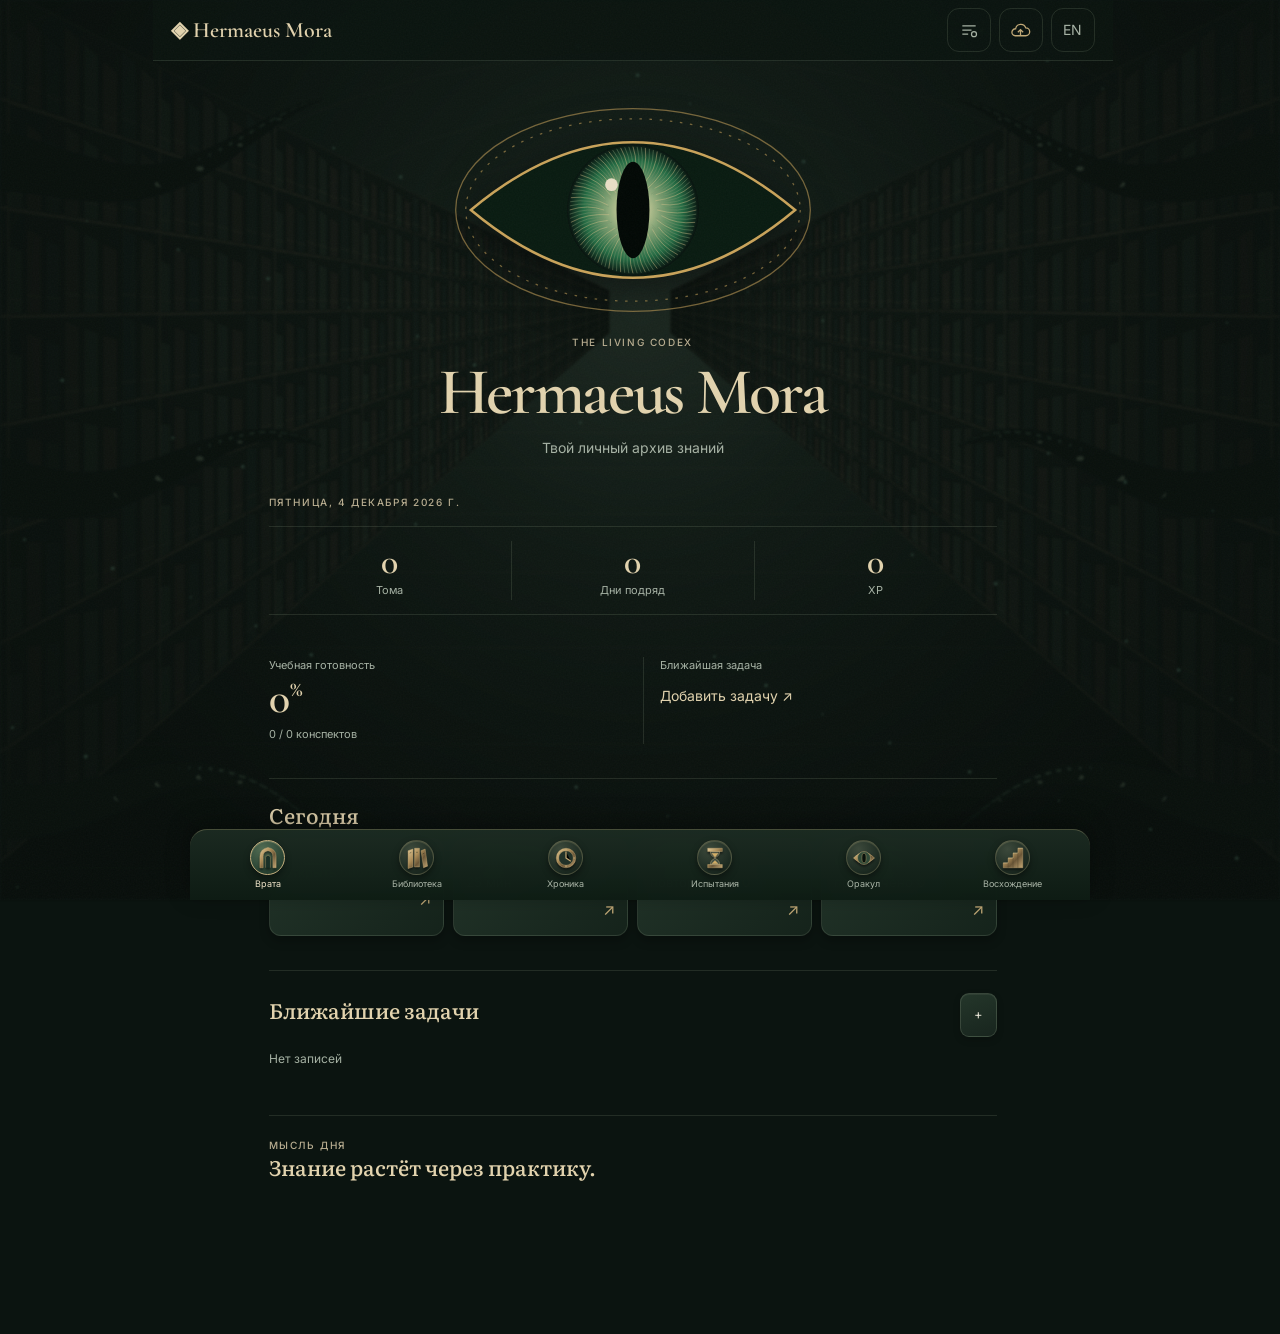
<file: index.html>
<!doctype html><html lang="ru"><head><meta charset="utf-8"><meta name="viewport" content="width=device-width,initial-scale=1,viewport-fit=cover"><meta name="theme-color" content="#14201B"><title>Hermaeus Mora — The Living Codex</title><link rel="stylesheet" href="style.css?v=27"><link href="https://fonts.googleapis.com/css2?family=Literata:wght@400;500;600&family=Cormorant+Garamond:wght@500;600;700&family=Inter:wght@400;500;600&display=swap" rel="stylesheet"><script defer src="https://cdn.jsdelivr.net/npm/gsap@3.12.5/dist/gsap.min.js"></script></head><body><canvas id="abyss" aria-hidden="true"></canvas><div id="journey" aria-hidden="true"><div id="shaft"></div><div id="floor"></div></div><header><button id="brand">◈ Hermaeus Mora</button><button id="lang">EN</button></header><main id="page"></main><nav id="nav"></nav><dialog id="modal"><form id="form"><h2 id="modalTitle"></h2><div id="fields"></div><footer><button type="button" id="cancel"></button><button class="primary" type="submit" id="save"></button></footer></form></dialog><script type="module" src="app.js?v=27"></script></body></html>
</file>
<file: style.css>
:root{color-scheme:dark;--bg:#0b1410;--surface:#17251d;--raised:#203128;--ink:#e6e3d5;--muted:#a6b2a4;--gold:#c2a977;--line:#9caa902b;--light:#e2d3ae;--green:#263e30;--dark:#0c1811;--paper:#e5d5b4;--serif:'Cormorant Garamond',Georgia,serif;--reading:Literata,Georgia,serif;--ui:Inter,system-ui,sans-serif}
*{box-sizing:border-box}html{min-height:100%;scrollbar-gutter:stable}body{margin:0;min-height:100dvh;background:var(--bg);color:var(--ink);font:14px/1.55 var(--ui);overflow-x:hidden}body:before{content:"";position:fixed;inset:0;pointer-events:none;z-index:8;opacity:.035;background-image:url("data:image/svg+xml,%3Csvg xmlns='http://www.w3.org/2000/svg' width='160' height='160'%3E%3Cfilter id='n'%3E%3CfeTurbulence type='fractalNoise' baseFrequency='.68' numOctaves='3' stitchTiles='stitch'/%3E%3C/filter%3E%3Crect width='100%25' height='100%25' filter='url(%23n)'/%3E%3C/svg%3E")}#abyss{position:fixed;inset:0;width:100%;height:100%;z-index:-1;pointer-events:none;opacity:.26;filter:saturate(.6) blur(.8px)}#journey{display:none}button,input,textarea,select{font:inherit;color:inherit}button{border:0;background:none;min-height:44px;cursor:pointer;touch-action:manipulation;transition:transform .18s,background .2s,border-color .2s}button:active{transform:scale(.97)}button:focus-visible,input:focus-visible,textarea:focus-visible{outline:2px solid #c5b486;outline-offset:3px}button[hidden],[hidden]{display:none!important}
header{display:flex;align-items:center;gap:8px;max-width:960px;margin:auto;padding:calc(8px + env(safe-area-inset-top)) 18px 8px;border-bottom:1px solid var(--line);background:#0b1410d9}#brand{margin-right:auto;font:600 22px var(--serif);color:var(--light);text-align:left;white-space:nowrap;padding:0}#lang,#command-key{width:44px;min-width:44px;padding:0;border:1px solid var(--line);border-radius:12px;color:var(--muted)}#command-key svg{display:block;width:20px;height:20px;margin:auto}main{position:relative;max-width:800px;margin:auto;padding:24px clamp(18px,5vw,36px) calc(110px + env(safe-area-inset-bottom))}h1,h2,h3{margin:0;font-weight:500;line-height:1.18}h1{font:600 clamp(40px,10vw,66px)/1.03 var(--serif);letter-spacing:-.035em;color:var(--light)}h2{font:500 21px/1.3 var(--reading);color:var(--light)}h3{font:500 17px/1.35 var(--reading);overflow-wrap:anywhere}p{line-height:1.65;margin:12px 0}.eyebrow{display:block;font:500 10px/1.5 var(--ui);text-transform:uppercase;letter-spacing:.16em;color:#b9ae91}.muted{font-size:12px;color:var(--muted)}.hero{position:relative;text-align:center;padding:0 0 16px}.hero h1{margin:9px 0}.hero p{color:var(--muted);margin:8px 0}.art{position:relative;height:150px;touch-action:pan-y;min-width:0}.art canvas,.art>.fallback,.eye-art{position:absolute;inset:0;width:100%;height:100%}.art.ready .fallback{visibility:hidden}.hero .art{height:clamp(160px,48vw,220px);max-width:380px;margin:auto;filter:drop-shadow(0 8px 18px #0006)}.chapter{display:grid;grid-template-columns:minmax(0,1fr) 110px;gap:10px;align-items:center;min-height:118px}.chapter .art{height:110px;filter:drop-shadow(0 6px 10px #0005)}.chapter h1{font-size:clamp(35px,9vw,56px);overflow-wrap:anywhere}.chapter:has(>.art) .eyebrow{margin-bottom:8px}.chapter:not(:has(>.art)){grid-template-columns:1fr;min-height:auto;padding:10px 0}.divider{display:flex;align-items:center;gap:12px;color:#a99568;margin:14px 0 22px;font-size:12px}.divider:before,.divider:after{content:"";height:1px;background:var(--line);flex:1}
.panel,.studio-section{border-top:1px solid var(--line);padding:22px 0;margin:12px 0}.panel h2,.studio-section h2{margin-bottom:10px}.panel.row h2{margin:0}.row{display:flex;align-items:center;justify-content:space-between;gap:10px;min-width:0}.row h2,.row h3{flex:1;min-width:0}.stack{display:grid;gap:12px}.outline,.primary{min-height:44px;padding:10px 13px;border-radius:9px;border:1px solid #b5c4a831;background:linear-gradient(160deg,#24362a,#18251e);color:var(--ink);box-shadow:inset 0 1px #d1d6bf12,0 3px 7px #0003;font-size:13px;line-height:1.35}.primary,#save{background:linear-gradient(155deg,#ced8bf,#a7b89e);color:#15251b;font-weight:600;border-color:#c3d0b7;box-shadow:inset 0 1px #f4f7e677,0 5px 12px #0003}.stats{display:grid;grid-template-columns:repeat(3,minmax(0,1fr));margin:16px 0 24px;border-block:1px solid var(--line);padding:14px 0;text-align:center}.stats>div{font-size:11px;color:var(--muted)}.stats>div+div{border-left:1px solid var(--line)}.stats strong{display:block;color:var(--light);font:600 36px/1.15 var(--serif)}
.daily-brief{display:grid;grid-template-columns:minmax(0,.8fr) minmax(0,1.2fr);gap:20px;padding:18px 0 22px}.daily-brief small{font-size:11px;color:var(--muted);display:block}.brief-left strong{font:600 44px/1.1 var(--serif);color:var(--light);display:block}.brief-left sup{font-size:22px}.brief-left span,.brief-right span{font-size:11px;color:var(--muted)}.brief-right{border-left:1px solid var(--line);padding-left:16px}.brief-right button{display:block;text-align:left;padding:7px 0;width:100%;overflow-wrap:anywhere;color:var(--light)}.brief-right strong{display:block;font-size:14px;line-height:1.4}.action-list{display:grid;grid-template-columns:1fr 1fr;gap:9px}.action-tile{text-align:left;min-height:80px;padding:13px 12px;background:linear-gradient(140deg,#23352a,#15231b);border:1px solid #a4b49a28;border-radius:12px;box-shadow:inset 0 1px #e0e5c91a,0 5px 10px #0004;overflow-wrap:anywhere;color:#e0e5d7;font-size:13px}.action-tile:after{content:"↗";display:block;text-align:right;color:var(--gold);font-size:16px;margin-top:5px}
.entry{display:flex;align-items:center;gap:6px;min-height:56px;padding:7px 0;border-bottom:1px solid var(--line)}.entry>span{flex:1;min-width:0;overflow-wrap:anywhere}.entry>span small{display:block}.entry>.outline{flex:none;min-width:44px;padding:8px;background:transparent;box-shadow:none;border:0;color:var(--muted)}.entry>span button{background:none;box-shadow:none;border:0;text-align:left;padding:5px 0;color:var(--ink)}.entry.done>span{color:var(--muted);text-decoration:line-through}
.books{display:grid;grid-template-columns:repeat(2,minmax(0,1fr));gap:27px 23px;perspective:1000px;padding:9px 3px 14px}.book{min-width:0}.bookface{position:relative;width:calc(100% - 11px);aspect-ratio:.72;display:grid;place-items:center;align-content:center;gap:12px;padding:12px 15px;color:var(--light);background:linear-gradient(90deg,#09150e,#314b37 7%,#1a2d20 15%,#2b4230 88%,#17251a);border:1px solid #9c936a77;border-radius:4px 7px 7px 4px;box-shadow:inset 7px 0 8px #0007,inset -1px 0 #c5b58744,6px 5px #a59879,10px 7px #28382b,13px 14px 22px #0009;transform:perspective(700px) rotateY(-12deg);transform-origin:left center;isolation:isolate;transition:transform .22s,box-shadow .22s}.bookface:before{content:"";position:absolute;inset:7px;border:1px solid #b79f6d88;box-shadow:inset 0 0 0 3px #0003;pointer-events:none}.bookface:after{content:"";position:absolute;left:100%;top:4px;bottom:4px;width:10px;background:repeating-linear-gradient(90deg,#ac9e7e 0 1px,#e1d1ad 1px 3px);transform:skewY(17deg);transform-origin:left top;border-right:2px solid #24372a;z-index:-1}.bookface svg{width:58%;max-height:85px;color:#bdab7d;filter:drop-shadow(0 2px 1px #0008)}.bookface small{font-size:9px;letter-spacing:.12em}.bookface strong{font:600 clamp(18px,5.4vw,25px)/1.1 var(--serif);overflow-wrap:anywhere}.bookface:active{transform:perspective(700px) rotateY(-24deg) translateY(-3px)}.book:nth-child(4n+2) .bookface{background:linear-gradient(90deg,#190f0d,#563b2e 9%,#36241d 17%,#4a3328 90%)}.book:nth-child(4n+3) .bookface{background:linear-gradient(90deg,#0c1417,#34505a 9%,#21333a 17%,#30434a 90%)}.book:nth-child(4n+4) .bookface{background:linear-gradient(90deg,#19160d,#53472d 9%,#382e1e 17%,#4a402a 90%)}.book .row{margin-top:9px}.book .row button{padding:4px 8px;min-width:44px;background:none;border:0;box-shadow:none;color:var(--muted)}.book .muted{margin:2px 0 10px}.addbook{min-height:165px;border:1px dashed #b5a17655;border-radius:8px;display:grid;place-content:center;gap:8px;color:#c0bcaa;background:#17251c66}.addbook h2{font-size:36px}.track{height:4px;border-radius:6px;background:#344237;overflow:hidden}.track i{display:block;height:100%;background:linear-gradient(90deg,#779179,#c3ad79);border-radius:6px}.library-toolbar{margin-bottom:18px}.filter-strip{display:flex;gap:6px;overflow-x:auto;scrollbar-width:none;padding:5px 0 9px}.filter-strip button{flex:none;padding:0 12px;font-size:12px;border-radius:8px;color:var(--muted);border:1px solid transparent}.filter-strip [aria-pressed=true]{background:#283c2d;color:#e1dcc5;border-color:#c1b18c55}.reader{margin:18px 5px 25px 0;padding:clamp(17px,5vw,32px);background:linear-gradient(90deg,#bca986,#e5d7b8 5%,#e1d4b6 96%,#c6b18b);color:#302c23;border-radius:3px 9px 9px 3px;box-shadow:4px 4px #aa9774,7px 7px #74664c,0 15px 30px #0008}.reader h2{color:#3b3023;font-size:26px}.reader .note{font:400 16px/1.85 var(--reading);white-space:pre-wrap;overflow-wrap:anywhere;margin:22px 0}.reader .outline{color:#433a29;border-color:#7b674d55;background:#d4c3a2;box-shadow:none;margin:3px}.reading-meta{font:500 11px var(--ui);color:#6a5c43}.reader-toolbar,.volume-actions,.backup-actions{display:flex;gap:7px;flex-wrap:wrap;margin:10px 0}.pinned-note{border-left:2px solid var(--gold);padding-left:8px}
.calendar{display:grid;grid-template-columns:repeat(7,minmax(0,1fr));gap:3px;text-align:center;touch-action:pan-y;padding:12px 0}.calendar small{font-size:11px;color:var(--muted)}.calendar button{min-width:0;position:relative;min-height:44px;border-radius:7px;padding:0;font-variant-numeric:tabular-nums;border:1px solid transparent}.calendar .today{background:#c3ab78;color:#19231a}.calendar .selected{border-color:var(--gold);box-shadow:inset 0 0 0 1px #c3ab7844}.calendar .event:after,.calendar .studied:before{content:"";position:absolute;bottom:5px;left:calc(50% - 2px);width:4px;height:4px;border-radius:50%;background:#c3ab78}.calendar .studied:before{left:calc(50% + 5px);background:#87b38b}.calendar .today.event:after{background:#493b22}.today-jump{margin:7px 0}.agenda-item,.search-result{width:100%;display:grid;align-items:center;text-align:left;gap:10px;padding:14px 0;border-bottom:1px solid var(--line)}.agenda-item{grid-template-columns:55px 1fr 13px}.agenda-item>span{font-variant-numeric:tabular-nums;color:var(--gold)}.agenda-item strong,.agenda-item small{display:block;overflow-wrap:anywhere}.agenda-item small,.search-result small{font-size:11px;color:var(--muted);margin-top:3px}.search-result{grid-template-columns:minmax(0,1fr)}.search-result strong{font-size:15px;color:var(--light)}.search-result>span{font-size:13px;color:#bdc5b8;overflow-wrap:anywhere}mark{background:#bda67444;color:#f3e4bd;border-radius:2px}
.timer{display:grid;grid-template-columns:minmax(0,1fr) 102px;gap:15px;align-items:center;padding:18px 0;border-block:1px solid var(--line)}.focus-controls{grid-column:1;grid-row:1;min-width:0}.focus-controls strong{font:600 50px/1.15 var(--serif);font-variant-numeric:tabular-nums;display:block;color:var(--light);margin:4px 0 10px}.focus-controls .outline{margin:3px 3px 3px 0}.focus-state{display:block;font-size:12px;color:var(--muted);margin-top:10px}.grand-glass{grid-column:2;grid-row:1;width:102px;max-width:100%;margin:auto 0;padding:0;color:var(--muted)}.grand-glass svg{display:block;width:100%;height:auto;filter:drop-shadow(0 7px 7px #0009) saturate(.75)}.grand-glass span{display:block;font-size:9px;line-height:1.3;text-align:center}.grand-glass:disabled{opacity:1}.grand-glass:active{transform:none}#glass-body{transform-origin:130px 160px}.grain{fill:#f1d08c;animation:fall-sand 1.15s linear infinite}@keyframes fall-sand{from{transform:translateY(0)}to{transform:translateY(112px)}}.focus-count{color:var(--muted);font-size:12px;margin:10px 0 20px}.plan-topic{border-left:2px solid var(--gold);padding-left:10px;color:var(--light)}.plan-progress{padding:14px 0}.plan-progress span{font-size:12px;color:var(--muted);display:block;margin-bottom:7px}.panel>.note{font:500 18px/1.65 var(--reading);color:var(--light);white-space:pre-wrap;overflow-wrap:anywhere}.panel>.outline{margin:3px}.week-chart{display:grid;grid-template-columns:repeat(7,minmax(0,1fr));gap:7px}.week-chart>div{display:grid;justify-items:center;gap:7px}.week-value,.week-chart small{font-size:11px;color:var(--muted)}.week-column{height:82px;width:clamp(12px,65%,25px);display:flex;align-items:end;background:#253429;border-radius:4px;overflow:hidden}.week-column i{display:block;width:100%;background:linear-gradient(0deg,#64826a,#c4ae7b);border-radius:4px}
label{display:grid;gap:7px;margin:12px 0;font-size:12px;color:var(--muted)}input,textarea,select{width:100%;min-height:46px;border:1px solid #a8b6a33b;border-radius:10px;background:#101d16;padding:12px 14px;color:var(--ink);font:400 16px/1.6 var(--ui);box-shadow:inset 0 1px 3px #0003;transition:box-shadow .2s,border .2s}input:focus,textarea:focus{border-color:#aebd9c;box-shadow:0 0 0 3px #adbda220;outline:none}input::placeholder,textarea::placeholder{color:#899789}textarea{min-height:240px;resize:vertical}.oracle-search{padding:13px 0 0;color:var(--gold)}.oracle-search input{background:linear-gradient(145deg,#1e3024,#101e16);border-color:#a7b59b66}.connection-info{color:var(--muted);font-size:13px}
.asc-intro{padding:10px 0 24px;border-bottom:1px solid var(--line)}.asc-rank{display:flex;align-items:center;gap:17px;margin:22px 0 24px}.asc-seal{flex:none;width:84px;height:84px;display:grid;place-items:center;border:2px solid #8f794d;border-radius:50%;color:var(--gold);background:radial-gradient(circle at 34% 25%,#545240,#29372b 52%,#132118 75%);box-shadow:inset 0 0 0 4px #142219,inset 0 0 0 5px #978158,0 9px 18px #0006}.asc-seal svg{width:66px;height:66px}.asc-rank small,.asc-progress,.asc-metrics span,.rank-row small,.milestone small{font-size:12px;color:var(--muted)}.asc-rank h2{font:600 30px/1.1 var(--serif);margin:4px 0}.asc-rank p{margin:5px 0;color:var(--gold);font-size:13px}.asc-progress{display:grid;grid-template-columns:1fr auto;gap:9px}.asc-progress .track{grid-column:1/-1}.asc-metrics{display:grid;grid-template-columns:1fr 1fr;padding:12px 0;border-bottom:1px solid var(--line)}.asc-metrics>div{padding:15px 0;display:grid;gap:5px}.asc-metrics strong{font:600 35px/1 var(--serif);color:var(--light)}.asc-metrics strong small{font:400 15px var(--ui);color:var(--muted)}.asc-path,.asc-milestones{padding:22px 0}.asc-path h2,.asc-milestones h2{margin-bottom:15px}.rank-row{display:grid;grid-template-columns:36px 1fr 20px;gap:12px;align-items:center;min-height:60px;padding:9px 12px;border-bottom:1px solid var(--line)}.rank-number{font:500 25px var(--serif);color:#9f906a}.rank-row strong{display:block;font:600 21px var(--serif)}.rank-row small{display:block;font-size:10px}.rank-row.current{border-left:2px solid var(--gold);background:linear-gradient(90deg,#a8965c22,transparent)}.rank-row.current .rank-state,.milestone-mark{color:var(--gold)}.rank-row.achieved .rank-state{color:#b5d1a8}.rank-row.locked{color:#98a296}.milestone{display:grid;grid-template-columns:26px 1fr auto;align-items:center;gap:10px;padding:14px 0;border-bottom:1px solid var(--line)}.milestone strong{display:block;font-size:13px;font-weight:500;margin-bottom:8px}.milestone-mark{font-size:22px}.grade-summary{display:flex;align-items:center;gap:13px;margin-bottom:13px}.grade-summary strong{font:600 44px var(--serif);color:var(--light)}.grade-summary span{font-size:12px;color:var(--muted)}.grade-row{display:grid;grid-template-columns:1fr auto 44px;align-items:center;gap:6px;border-bottom:1px solid var(--line)}.grade-row button{text-align:left;overflow-wrap:anywhere}.grade-row span{font-size:12px;color:var(--light)}.grade-row+.primary{margin-top:12px}
#nav{position:fixed;z-index:10;bottom:0;left:0;right:0;display:grid;grid-template-columns:repeat(6,minmax(0,1fr));max-width:900px;margin:auto;padding:7px 3px calc(7px + env(safe-area-inset-bottom));background:linear-gradient(180deg,#1c2b22f5,#0e1c14fa);backdrop-filter:blur(18px);border-top:1px solid #b8ad8255;box-shadow:0 -6px 24px #0005}#nav button{display:grid;justify-items:center;align-content:center;gap:4px;min-width:0;padding:3px 0;color:#a9b4a6;font-size:9px;line-height:1.2}#nav .nav-medal{display:grid;place-items:center;width:35px;height:35px;border-radius:50%;background:radial-gradient(circle at 35% 25%,#3c493b,#1d2b22 67%,#101b14);border:1px solid #a49c7455;box-shadow:inset 0 1px #d0bf8f26,0 3px 7px #0006}#nav svg{width:26px;height:26px;filter:drop-shadow(0 2px 1px #0008)}#nav [aria-current]{color:#f0e4c9}#nav [aria-current] .nav-medal{border-color:#c3ae7e;background:radial-gradient(circle at 35% 25%,#526c53,#294333 67%,#172b1d);box-shadow:inset 0 1px #e5d4a544,0 4px 7px #0005}
#modal{width:min(calc(100% - 24px),580px);max-height:86dvh;overflow:auto;border:1px solid #b2bfaa44;border-radius:18px;background:#18261e;color:var(--ink);padding:0;box-shadow:0 25px 90px #000c}#modal::backdrop{background:#030906b8;backdrop-filter:blur(7px)}#form{padding:23px;display:grid;gap:16px}#modalTitle{font:600 30px var(--serif)}#fields{display:grid;gap:10px}.editor-field{margin:4px 0}.field-label{font:500 12px var(--ui);color:var(--muted)}#form footer{display:flex;justify-content:flex-end;gap:9px}#form footer button{min-height:46px;padding:10px 18px;border-radius:10px}#cancel{background:#293b2e;color:#d2dacf}.command-list{display:grid}.command-list button{display:grid;grid-template-columns:29px 1fr 28px;align-items:center;text-align:left;gap:12px;padding:12px 0;border-bottom:1px solid var(--line)}.command-list svg{width:28px;height:28px}.command-list small{color:var(--muted)}#codex-toast{position:fixed;z-index:40;bottom:calc(95px + env(safe-area-inset-bottom));left:50%;width:max-content;max-width:calc(100% - 32px);transform:translate(-50%,12px);opacity:0;pointer-events:none;background:#d0d8bd;color:#203125;padding:12px 18px;border-radius:11px;box-shadow:0 7px 20px #0008;transition:opacity .2s,transform .2s;font-size:13px}#codex-toast.shown{opacity:1;transform:translate(-50%,0)}
.folio-turn{position:fixed;inset:0 0 calc(75px + env(safe-area-inset-bottom));z-index:9;perspective:1500px;background:#080e0c;pointer-events:none;overflow:hidden}.folio-leaf,.folio-destination{position:absolute;inset:5% 5% 7%;max-width:580px;margin:auto;border-radius:3px 10px 10px 3px}.folio-leaf{transform-style:preserve-3d}.folio-front,.folio-back,.folio-destination{position:absolute;overflow:hidden;isolation:isolate;background:#dfcfaf;border:1px solid #ae9974;border-radius:3px 10px 10px 3px;box-shadow:inset 15px 0 30px #59412350,3px 3px #a08a62,6px 6px #6d593d,9px 9px #372c20}.folio-front,.folio-back{inset:0;backface-visibility:hidden}.folio-back{transform:rotateY(180deg)}.folio-front>small,.folio-destination>small{position:absolute;top:8%;left:0;right:0;text-align:center;z-index:4;color:#5c4b34;font-size:10px;letter-spacing:.18em}.folio-front>strong,.folio-destination>strong{position:absolute;top:50%;left:0;right:0;transform:translateY(-50%);z-index:4;text-align:center;font:700 clamp(34px,10vw,64px)/1 var(--serif);color:#33281c;letter-spacing:-.035em;padding:18px 0;background:linear-gradient(90deg,transparent,#dfcfafee 17%,#dfcfafee 83%,transparent)}.manuscript-study{position:absolute;inset:0;width:100%;height:100%;margin:0;display:grid;place-items:center;mix-blend-mode:multiply;overflow:hidden}.manuscript-study img{display:block;width:100%;height:100%;object-fit:contain;object-position:center;filter:grayscale(1) contrast(1.12);opacity:.72;mix-blend-mode:multiply}.folio-front:after,.folio-destination:after,.folio-back:after{content:"";position:absolute;inset:0;box-shadow:inset 15px 0 30px #4b341b55,inset 0 0 35px #79583033;pointer-events:none;z-index:3}
@media(min-width:700px){.books{grid-template-columns:repeat(3,minmax(0,1fr))}.action-list{grid-template-columns:repeat(4,minmax(0,1fr))}.chapter{grid-template-columns:minmax(0,1fr) 150px}.chapter .art{height:145px}#nav{border-radius:17px 17px 0 0}.daily-brief{grid-template-columns:1fr 1fr}.hero .art{height:250px}}
@media(max-width:350px){#brand{font-size:19px}#nav button{font-size:8px}main{padding-inline:15px}.chapter{grid-template-columns:minmax(0,1fr) 90px}.chapter h1{font-size:33px}.bookface{padding:12px 8px}.timer{grid-template-columns:minmax(0,1fr) 90px}.grand-glass{width:90px}}
@media(prefers-reduced-motion:reduce){*{animation:none!important;transition:none!important;scroll-behavior:auto!important}.folio-turn{display:none}}

#cloud-key{width:44px;min-width:44px;display:grid;place-items:center;color:var(--gold);border:1px solid var(--line);border-radius:12px}#cloud-dialog{width:min(calc(100% - 24px),520px);max-height:85dvh;overflow:auto;padding:0;background:#18261e;color:var(--ink);border:1px solid #b2bfaa44;border-radius:18px;box-shadow:0 25px 90px #000c}#cloud-dialog::backdrop{background:#030906b8;backdrop-filter:blur(7px)}.cloud-sheet{padding:22px;display:grid;gap:12px}.cloud-sheet h2{font:600 30px var(--serif)}.cloud-sheet .row button{min-width:44px}.cloud-actions{display:flex;flex-wrap:wrap;gap:9px}.cloud-sheet form{display:grid;gap:7px}.cloud-sheet #cloud-status{overflow-wrap:anywhere}.cloud-sheet button:disabled{opacity:.6}@media(max-width:390px){#brand{font-size:18px;white-space:normal;line-height:1.1}header{padding-inline:12px;gap:5px}#cloud-key,#command-key,#lang{width:44px;min-width:44px}}
</file>
